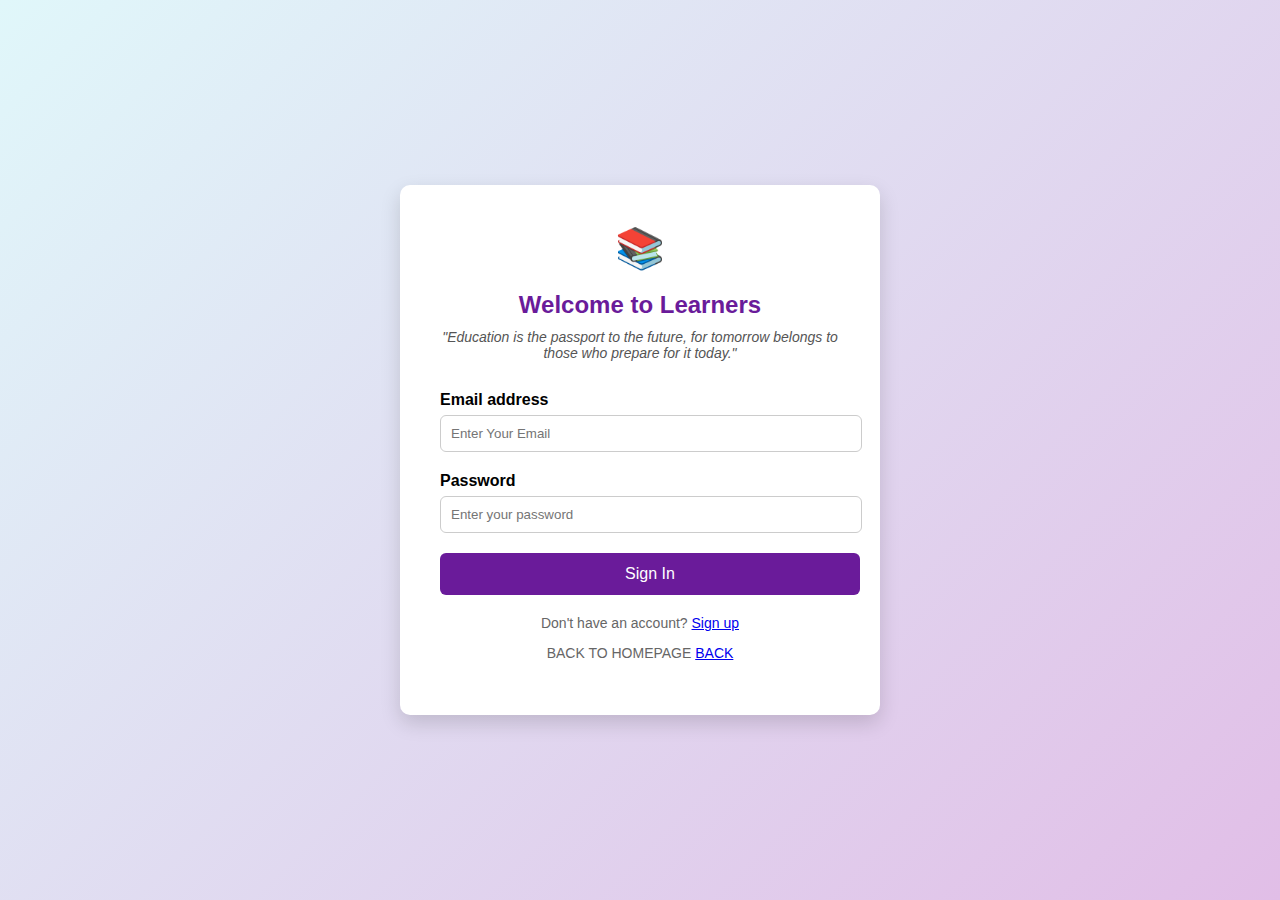
<file: login.html>
<!DOCTYPE html>
<html lang="en">
<head>
  <meta charset="UTF-8" />
  <meta name="viewport" content="width=device-width, initial-scale=1.0" />
  <title>Learners Login</title>
  <style>
    body {
      margin: 0;
      font-family: 'Segoe UI', Tahoma, Geneva, Verdana, sans-serif;
      background: linear-gradient(135deg, #e0f7fa, #e1bee7);
      display: flex;
      justify-content: center;
      align-items: center;
      height: 100vh;
    }

    .login-container {
      background-color: white;
      padding: 40px;
      border-radius: 10px;
      box-shadow: 0 8px 20px rgba(0,0,0,0.15);
      width: 100%;
      max-width: 400px;
      text-align: center;
    }

    .login-container h2 {
      color: #6a1b9a;
      margin-bottom: 10px;
    }

    .quote {
      font-size: 14px;
      color: #555;
      margin-bottom: 30px;
      font-style: italic;
    }

    .form-group {
      text-align: left;
      margin-bottom: 20px;
    }

    label {
      display: block;
      margin-bottom: 6px;
      font-weight: bold;
    }

    input[type="email"],
    input[type="password"] {
      width: 100%;
      padding: 10px;
      border: 1px solid #ccc;
      border-radius: 6px;
    }

    .login-btn {
      width: 105%;
      padding: 12px;
      background-color: #6a1b9a;
      color: white;
      border: none;
      border-radius: 6px;
      font-size: 16px;
      cursor: pointer;
    }

    .login-btn:hover {
      background-color: #4a148c;
    }

    .footer {
      margin-top: 20px;
      font-size: 14px;
      color: #666;
    }

    .icon {
      font-size: 40px;
      color: #6a1b9a;
      margin-bottom: 10px;
    }
  </style>
</head>
<body>
  <div class="login-container">
    <div class="icon">📚</div>
    <h2>Welcome to Learners</h2>
    <div class="quote">"Education is the passport to the future, for tomorrow belongs to those who prepare for it today."</div>
    <form>
      <div class="form-group">
        <label for="email">Email address</label>
        <input type="email" id="email" placeholder="Enter Your Email" required />
      </div>
      <div class="form-group">
        <label for="password">Password</label>
        <input type="password" id="password" placeholder="Enter your password" required />
      </div>
      <a href="payment.html"><button type="submit" class="login-btn">Sign In</button></a>
    </form>
    <div class="footer">
      <p>Don't have an account? <a href="signup.html">Sign up</a></p>
      <p>BACK TO HOMEPAGE <a href="index.html">BACK</a></p>

    </div>
  </div>
</body>
</html>
</file>
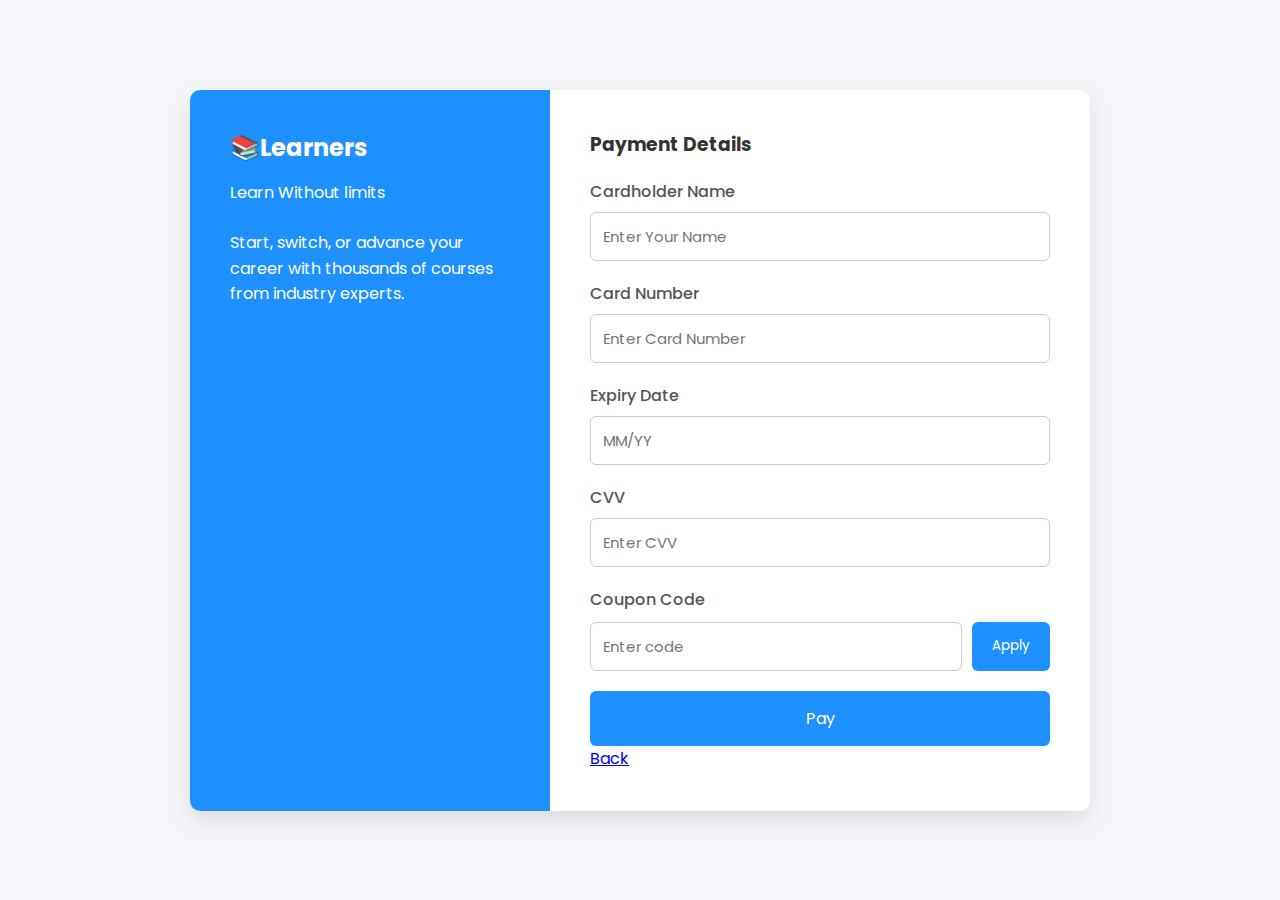
<file: payment.html>
<!DOCTYPE html>
<html lang="en">
<head>
  <meta charset="UTF-8" />
  <meta name="viewport" content="width=device-width, initial-scale=1.0" />
  <title>Learners | Payment</title>
  <link href="https://fonts.googleapis.com/css2?family=Poppins:wght@400;600&display=swap" rel="stylesheet">
  <style>
    * {
      margin: 0;
      padding: 0;
      box-sizing: border-box;
      font-family: 'Poppins', sans-serif;
    }

    body {
      background-color: #f5f6fa;
      display: flex;
      justify-content: center;
      align-items: center;
      min-height: 100vh;
    }

    .payment-container {
      background: #fff;
      width: 90%;
      max-width: 900px;
      display: flex;
      flex-wrap: wrap;
      box-shadow: 0 10px 25px rgba(0, 0, 0, 0.1);
      border-radius: 10px;
      overflow: hidden;
    }

    .summary {
      background-color: #1e90ff;
      color: #fff;
      flex: 1 1 40%;
      padding: 40px;
    }

    .summary h2 {
      margin-bottom: 15px;
      font-size: 24px;
    }

    .summary p {
      margin-bottom: 25px;
      line-height: 1.6;
    }

    .summary .price {
      font-size: 28px;
      font-weight: 600;
      margin-top: 10px;
    }

    .payment-form {
      flex: 1 1 60%;
      padding: 40px;
    }

    .payment-form h3 {
      margin-bottom: 20px;
      color: #333;
    }

    .input-group {
      margin-bottom: 20px;
    }

    label {
      display: block;
      margin-bottom: 8px;
      color: #555;
      font-weight: 500;
    }

    input {
      width: 100%;
      padding: 12px;
      border: 1px solid #ccc;
      border-radius: 6px;
      font-size: 15px;
    }

    input:focus {
      border-color: #1e90ff;
      outline: none;
    }

    .coupon-group {
      display: flex;
      gap: 10px;
      margin-top: 10px;
    }

    .coupon-group input {
      flex: 1;
    }

    .coupon-group button {
      background-color: #1e90ff;
      color: #fff;
      border: none;
      padding: 12px 20px;
      border-radius: 6px;
      cursor: pointer;
      transition: 0.3s;
    }
    .back{
       background-color: #1e90ff;
      color: #fff;
      border: none;
      padding: 6px;
      width: 20%;
      margin: 5px;
      border-radius: 5px;
      font-size: 16px;
      cursor: pointer;
      transition: 0.3s;
      width: 100%;
      padding: 12px;
      border: 1px solid #ccc;
      border-radius: 6px;
      font-size: 15px;
    }

    .coupon-group button:hover {
      background-color: #0a74da;
    }

    .pay-btn {
      background-color: #1e90ff;
      color: #fff;
      border: none;
      padding: 15px;
      width: 100%;
      border-radius: 6px;
      font-size: 16px;
      cursor: pointer;
      transition: 0.3s;
    }



    .back-button:hover {
      background-color: #0056b3;
    }

    .pay-btn:hover {
      background-color: #0a74da;
    }

    @media (max-width: 768px) {
      .payment-container {
        flex-direction: column;
      }

      .summary, .payment-form {
        flex: 1 1 100%;
      }

      .summary {
        border-radius: 10px 10px 0 0;
      }
    }
  </style>
</head>
<body>
  <div class="payment-container">
    <!-- Course Summary -->
    <div class="summary">
      <h2>📚Learners</h2>
      <p> Learn Without limits</p>
      <p>Start, switch, or advance your career with thousands of courses from industry experts. </p>
    </div>

    <!-- Payment Form -->
    <div class="payment-form">
      <h3>Payment Details</h3>
      <form>
        <div class="input-group">
          <label for="name">Cardholder Name</label>
          <input type="text" id="name" placeholder="Enter Your Name" required>
        </div>

        <div class="input-group">
          <label for="card-number">Card Number</label>
          <input type="text" id="card-number" placeholder="Enter Card Number" required>
        </div>

        <div class="input-group">
          <label for="expiry">Expiry Date</label>
          <input type="text" id="expiry" placeholder="MM/YY" required>
        </div>

        <div class="input-group">
          <label for="cvv">CVV</label>
          <input type="password" id="cvv" placeholder="Enter CVV" required>
        </div>

        <div class="input-group">
          <label for="coupon">Coupon Code</label>
          <div class="coupon-group">
            <input type="text" id="coupon" placeholder="Enter code">
            <button type="button">Apply</button>
          </div>
        </div>

        <button type="submit" class="pay-btn">Pay</button>
      </form>
      <a href="index.html">Back </a>

    </div>
  </div>
</body>
</file>
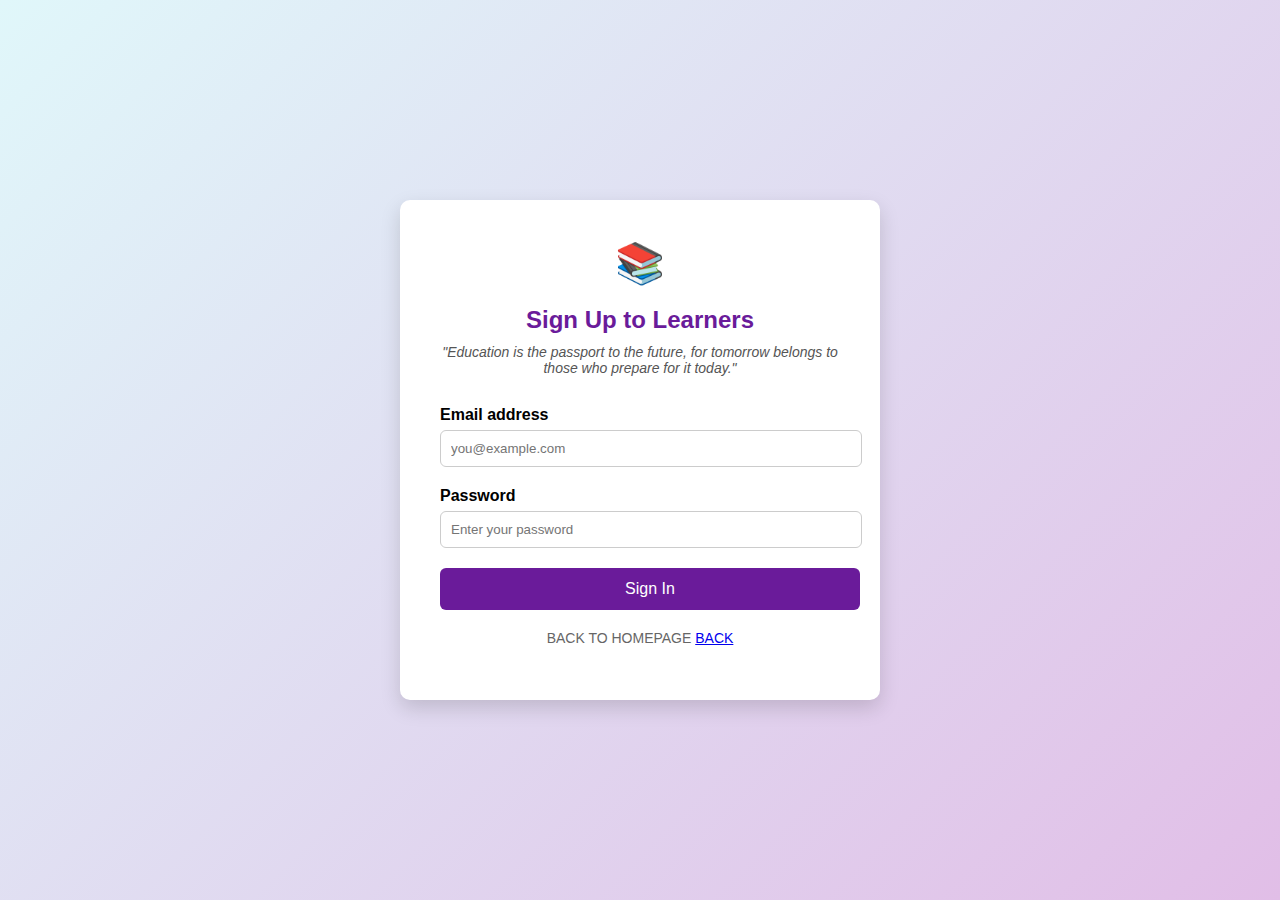
<file: signup.html>
<!DOCTYPE html>
<html lang="en">
<head>
  <meta charset="UTF-8" />
  <meta name="viewport" content="width=device-width, initial-scale=1.0" />
  <title>Learners Login</title>
  <style>
    body {
      margin: 0;
      font-family: 'Segoe UI', Tahoma, Geneva, Verdana, sans-serif;
      background: linear-gradient(135deg, #e0f7fa, #e1bee7);
      display: flex;
      justify-content: center;
      align-items: center;
      height: 100vh;
    }

    .login-container {
      background-color: white;
      padding: 40px;
      border-radius: 10px;
      box-shadow: 0 8px 20px rgba(0,0,0,0.15);
      width: 100%;
      max-width: 400px;
      text-align: center;
    }

    .login-container h2 {
      color: #6a1b9a;
      margin-bottom: 10px;
    }

    .quote {
      font-size: 14px;
      color: #555;
      margin-bottom: 30px;
      font-style: italic;
    }

    .form-group {
      text-align: left;
      margin-bottom: 20px;
    }

    label {
      display: block;
      margin-bottom: 6px;
      font-weight: bold;
    }

    input[type="email"],
    input[type="password"] {
      width: 100%;
      padding: 10px;
      border: 1px solid #ccc;
      border-radius: 6px;
    }

    .login-btn {
      width: 105%;
      padding: 12px;
      background-color: #6a1b9a;
      color: white;
      border: none;
      border-radius: 6px;
      font-size: 16px;
      cursor: pointer;
    }

    .login-btn:hover {
      background-color: #4a148c;
    }

    .footer {
      margin-top: 20px;
      font-size: 14px;
      color: #666;
    }

    .icon {
      font-size: 40px;
      color: #6a1b9a;
      margin-bottom: 10px;
    }
  </style>
</head>
<body>
  <div class="login-container">
    <div class="icon">📚</div>
    <h2>Sign Up to Learners</h2>
    <div class="quote">"Education is the passport to the future, for tomorrow belongs to those who prepare for it today."</div>
    <form>
      <div class="form-group">
        <label for="email">Email address</label>
        <input type="email" id="email" placeholder="you@example.com" required />
      </div>
      <div class="form-group">
        <label for="password">Password</label>
        <input type="password" id="password" placeholder="Enter your password" required />
      </div>
      <a href="payment.html"><button type="submit" class="login-btn">Sign In</button></a>
    </form>
    <div class="footer">
      <p>BACK TO HOMEPAGE <a href="index.html">BACK</a></p>

    </div>
  </div>
</body>
</html>
</file>
